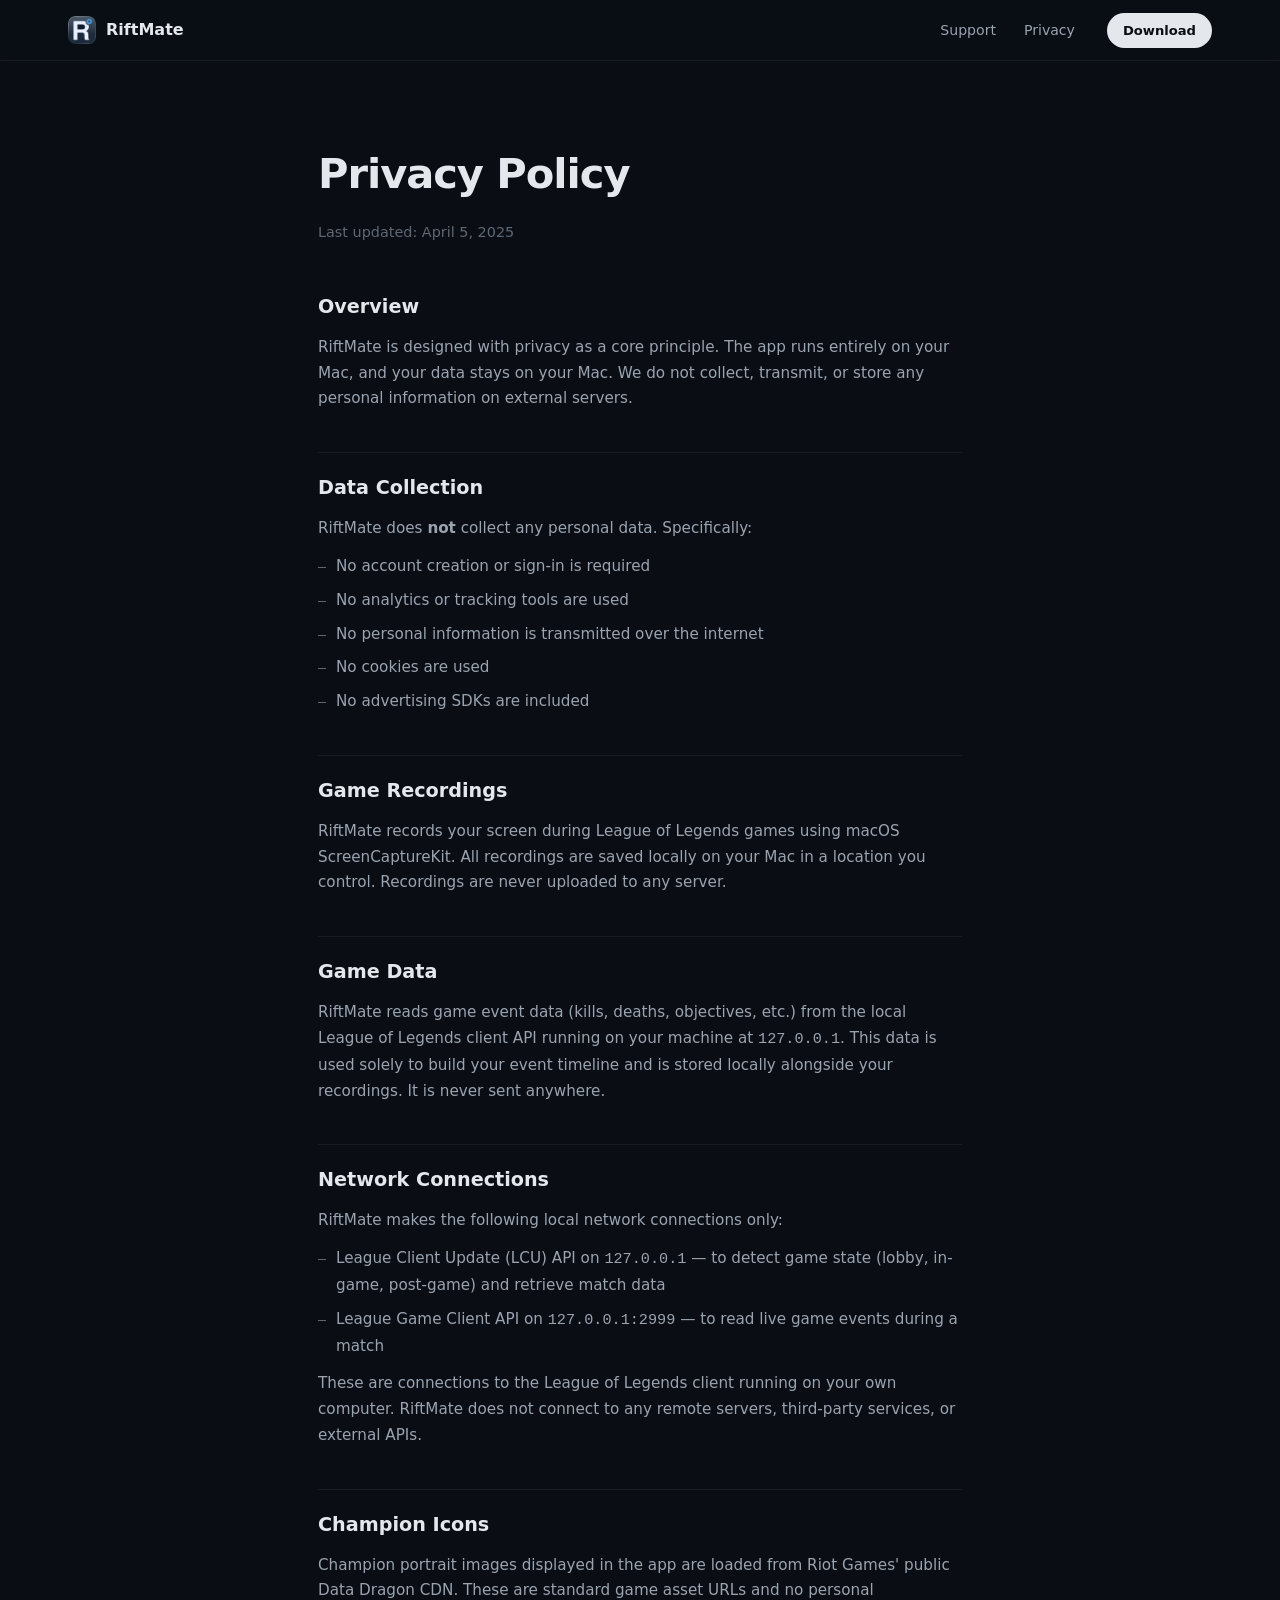
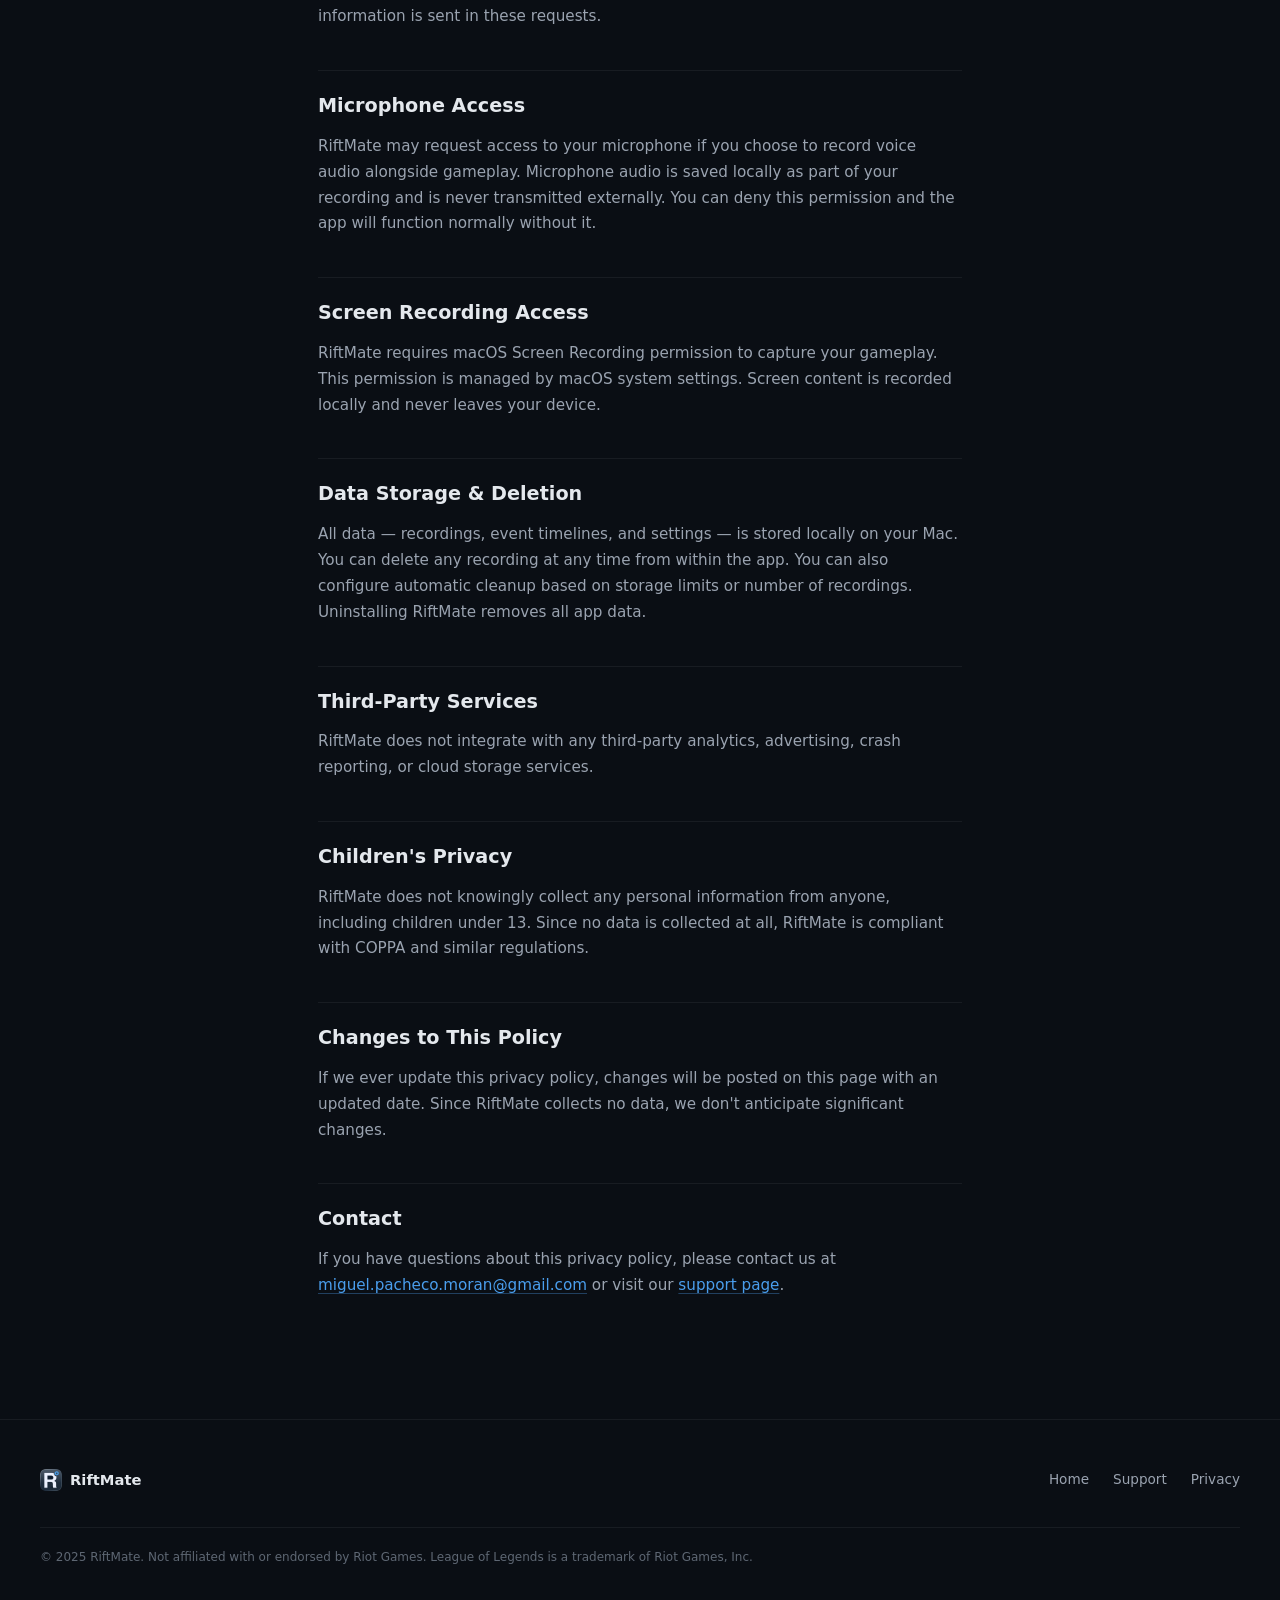
<file: privacy/index.html>
<!DOCTYPE html>
<html lang="en">
<head>
<script type="text/javascript" data-cmp-ab="1" src="https://cdn.consentmanager.net/delivery/autoblocking/810aa7ab4211e.js" data-cmp-host="a.delivery.consentmanager.net" data-cmp-cdn="cdn.consentmanager.net" data-cmp-codesrc="0"></script>  <!-- Google tag (gtag.js) -->
  <script async src="https://www.googletagmanager.com/gtag/js?id=AW-17679265287"></script>
  <script>
    window.dataLayer = window.dataLayer || [];
    function gtag(){dataLayer.push(arguments);}
    gtag('js', new Date());

    gtag('config', 'AW-17679265287');

    function gtag_report_conversion(url) {
      var navigated = false;
      var callback = function () {
        if (!navigated && typeof(url) != 'undefined') {
          navigated = true;
          window.location = url;
        }
      };

      window.setTimeout(callback, 500);
      gtag('event', 'conversion', {
          'send_to': 'AW-17679265287/NAHhCLXH4J8cEIfckO5B',
          'event_callback': callback
      });
      return false;
    }
  </script>
  <meta charset="UTF-8">
  <meta name="viewport" content="width=device-width, initial-scale=1.0">
  <title>Privacy Policy — RiftMate</title>
  <meta name="description" content="RiftMate privacy policy. Learn how RiftMate handles your data — spoiler: everything stays on your Mac.">
  <link rel="stylesheet" href="../css/style.css">
  <link rel="icon" type="image/png" href="../images/favicon.png">
</head>
<body>

<!-- Nav -->
<nav class="nav is-scrolled" id="nav">
  <div class="nav-inner">
    <a href="../" class="nav-logo" aria-label="RiftMate home">
      <img src="../images/riftmate_icon.png" class="nav-icon" alt="" width="28" height="28">
      <span>RiftMate</span>
    </a>
    <div class="nav-links">
      <a href="../support/">Support</a>
      <a href="../privacy/">Privacy</a>
    </div>
    <a href="https://apps.apple.com/app/apple-store/id6758271118?pt=127842410&ct=riftmate.lol&mt=8" class="nav-cta" onclick="return gtag_report_conversion(this.href);">Download</a>
  </div>
</nav>

<!-- Content -->
<main class="page-content">
  <h1>Privacy Policy</h1>
  <p class="subtitle">Last updated: April 5, 2025</p>

  <h2>Overview</h2>
  <p>RiftMate is designed with privacy as a core principle. The app runs entirely on your Mac, and your data stays on your Mac. We do not collect, transmit, or store any personal information on external servers.</p>

  <h2>Data Collection</h2>
  <p>RiftMate does <strong>not</strong> collect any personal data. Specifically:</p>
  <ul>
    <li>No account creation or sign-in is required</li>
    <li>No analytics or tracking tools are used</li>
    <li>No personal information is transmitted over the internet</li>
    <li>No cookies are used</li>
    <li>No advertising SDKs are included</li>
  </ul>

  <h2>Game Recordings</h2>
  <p>RiftMate records your screen during League of Legends games using macOS ScreenCaptureKit. All recordings are saved locally on your Mac in a location you control. Recordings are never uploaded to any server.</p>

  <h2>Game Data</h2>
  <p>RiftMate reads game event data (kills, deaths, objectives, etc.) from the local League of Legends client API running on your machine at <code>127.0.0.1</code>. This data is used solely to build your event timeline and is stored locally alongside your recordings. It is never sent anywhere.</p>

  <h2>Network Connections</h2>
  <p>RiftMate makes the following local network connections only:</p>
  <ul>
    <li>League Client Update (LCU) API on <code>127.0.0.1</code> — to detect game state (lobby, in-game, post-game) and retrieve match data</li>
    <li>League Game Client API on <code>127.0.0.1:2999</code> — to read live game events during a match</li>
  </ul>
  <p>These are connections to the League of Legends client running on your own computer. RiftMate does not connect to any remote servers, third-party services, or external APIs.</p>

  <h2>Champion Icons</h2>
  <p>Champion portrait images displayed in the app are loaded from Riot Games' public Data Dragon CDN. These are standard game asset URLs and no personal information is sent in these requests.</p>

  <h2>Microphone Access</h2>
  <p>RiftMate may request access to your microphone if you choose to record voice audio alongside gameplay. Microphone audio is saved locally as part of your recording and is never transmitted externally. You can deny this permission and the app will function normally without it.</p>

  <h2>Screen Recording Access</h2>
  <p>RiftMate requires macOS Screen Recording permission to capture your gameplay. This permission is managed by macOS system settings. Screen content is recorded locally and never leaves your device.</p>

  <h2>Data Storage &amp; Deletion</h2>
  <p>All data — recordings, event timelines, and settings — is stored locally on your Mac. You can delete any recording at any time from within the app. You can also configure automatic cleanup based on storage limits or number of recordings. Uninstalling RiftMate removes all app data.</p>

  <h2>Third-Party Services</h2>
  <p>RiftMate does not integrate with any third-party analytics, advertising, crash reporting, or cloud storage services.</p>

  <h2>Children's Privacy</h2>
  <p>RiftMate does not knowingly collect any personal information from anyone, including children under 13. Since no data is collected at all, RiftMate is compliant with COPPA and similar regulations.</p>

  <h2>Changes to This Policy</h2>
  <p>If we ever update this privacy policy, changes will be posted on this page with an updated date. Since RiftMate collects no data, we don't anticipate significant changes.</p>

  <h2>Contact</h2>
  <p>If you have questions about this privacy policy, please contact us at <a href="mailto:miguel.pacheco.moran@gmail.com">miguel.pacheco.moran@gmail.com</a> or visit our <a href="../support/">support page</a>.</p>
</main>

<!-- Footer -->
<footer class="footer">
  <div class="footer-inner">
    <div class="footer-brand">
      <img src="../images/riftmate_icon.png" alt="" width="22" height="22" class="footer-icon">
      <span>RiftMate</span>
    </div>
    <div class="footer-links">
      <a href="../">Home</a>
      <a href="../support/">Support</a>
      <a href="../privacy/">Privacy</a>
    </div>
    <p class="footer-fine">
      &copy; 2025 RiftMate. Not affiliated with or endorsed by Riot Games. League of Legends is a trademark of Riot Games, Inc.
    </p>
  </div>
</footer>

</body>
</html>
</file>
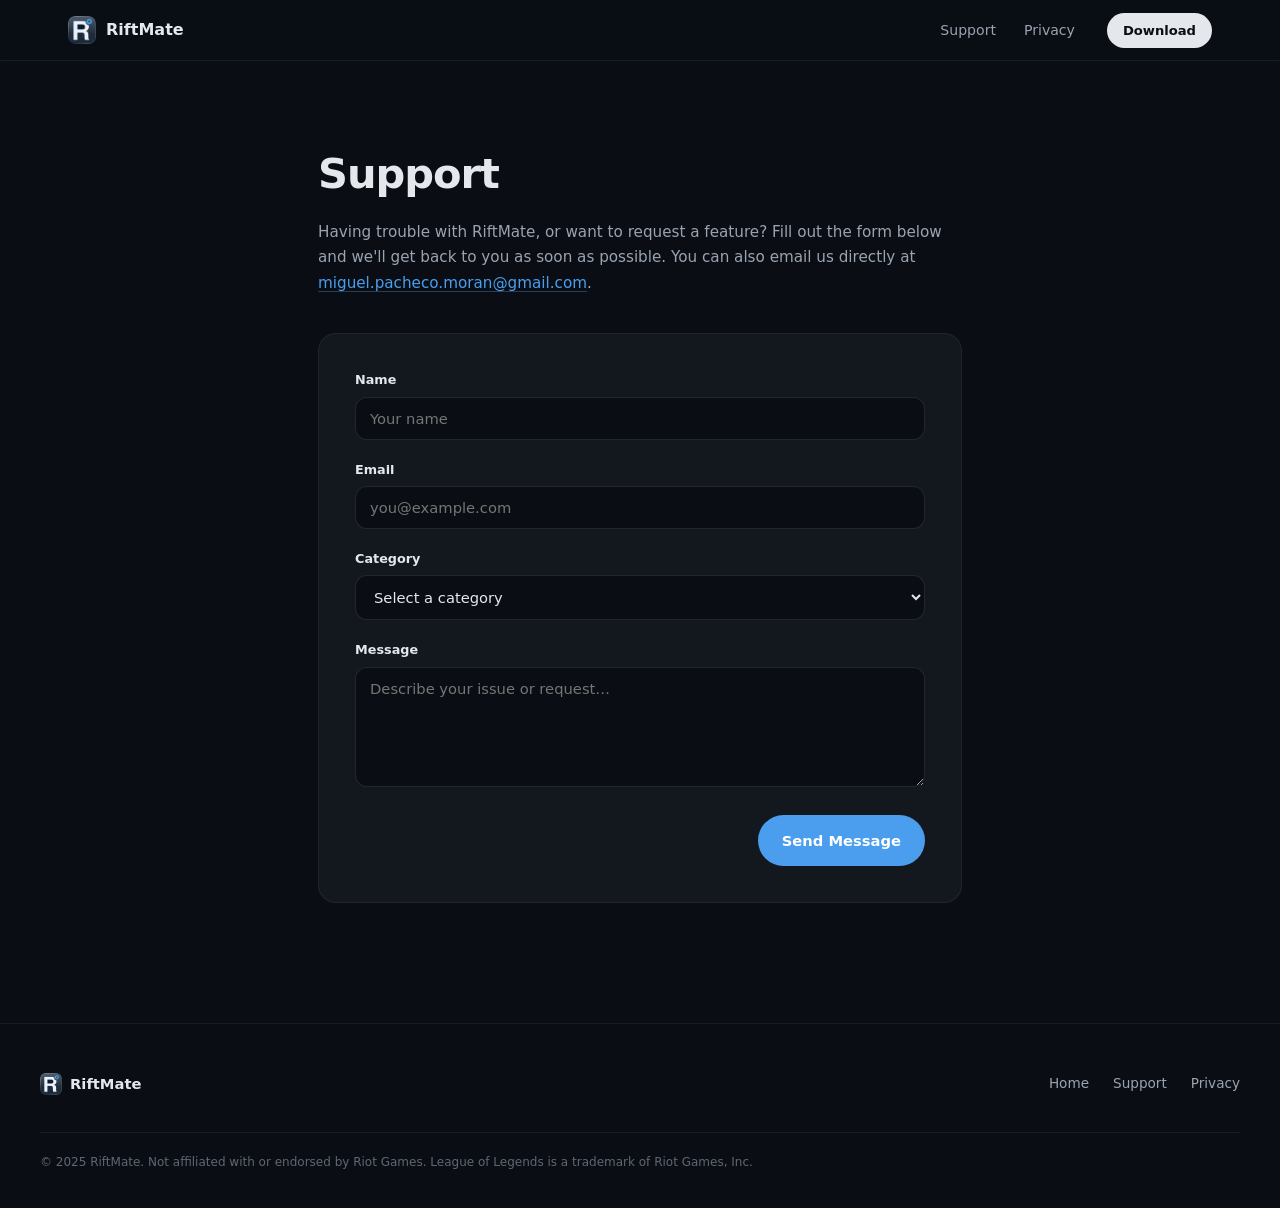
<file: support/index.html>
<!DOCTYPE html>
<html lang="en">
<head>
<script type="text/javascript" data-cmp-ab="1" src="https://cdn.consentmanager.net/delivery/autoblocking/810aa7ab4211e.js" data-cmp-host="a.delivery.consentmanager.net" data-cmp-cdn="cdn.consentmanager.net" data-cmp-codesrc="0"></script>  <!-- Google tag (gtag.js) -->
  <script async src="https://www.googletagmanager.com/gtag/js?id=AW-17679265287"></script>
  <script>
    window.dataLayer = window.dataLayer || [];
    function gtag(){dataLayer.push(arguments);}
    gtag('js', new Date());

    gtag('config', 'AW-17679265287');

    function gtag_report_conversion(url) {
      var navigated = false;
      var callback = function () {
        if (!navigated && typeof(url) != 'undefined') {
          navigated = true;
          window.location = url;
        }
      };

      window.setTimeout(callback, 500);
      gtag('event', 'conversion', {
          'send_to': 'AW-17679265287/NAHhCLXH4J8cEIfckO5B',
          'event_callback': callback
      });
      return false;
    }
  </script>
  <meta charset="UTF-8">
  <meta name="viewport" content="width=device-width, initial-scale=1.0">
  <title>Support — RiftMate</title>
  <meta name="description" content="Get help with RiftMate. Report bugs, ask questions, or request features.">
  <link rel="stylesheet" href="../css/style.css">
  <link rel="icon" type="image/png" href="../images/favicon.png">
</head>
<body>

<!-- Nav -->
<nav class="nav is-scrolled" id="nav">
  <div class="nav-inner">
    <a href="../" class="nav-logo" aria-label="RiftMate home">
      <img src="../images/riftmate_icon.png" class="nav-icon" alt="" width="28" height="28">
      <span>RiftMate</span>
    </a>
    <div class="nav-links">
      <a href="../support/">Support</a>
      <a href="../privacy/">Privacy</a>
    </div>
    <a href="https://apps.apple.com/app/apple-store/id6758271118?pt=127842410&ct=riftmate.lol&mt=8" class="nav-cta" onclick="return gtag_report_conversion(this.href);">Download</a>
  </div>
</nav>

<!-- Content -->
<main class="page-content">
  <h1>Support</h1>
  <p class="support-intro">
    Having trouble with RiftMate, or want to request a feature? Fill out the form below and we'll get back to you as soon as possible. You can also email us directly at <a href="mailto:miguel.pacheco.moran@gmail.com">miguel.pacheco.moran@gmail.com</a>.
  </p>

  <form class="support-form" action="https://formsubmit.co/miguel.pacheco.moran@gmail.com" method="POST">
    <!-- Honeypot spam protection -->
    <input type="text" name="_honey" style="display:none">
    <!-- Disable captcha page -->
    <input type="hidden" name="_captcha" value="false">
    <!-- Redirect back to support page after submission -->
    <input type="hidden" name="_next" value="https://riftmate.lol/support/thanks">
    <input type="hidden" name="_subject" value="RiftMate Support Request">

    <div class="form-group">
      <label for="name">Name</label>
      <input type="text" id="name" name="name" placeholder="Your name" required>
    </div>

    <div class="form-group">
      <label for="email">Email</label>
      <input type="email" id="email" name="email" placeholder="you@example.com" required>
    </div>

    <div class="form-group">
      <label for="category">Category</label>
      <select id="category" name="category" required>
        <option value="" disabled selected>Select a category</option>
        <option value="bug">Bug Report</option>
        <option value="feature">Feature Request</option>
        <option value="question">General Question</option>
        <option value="other">Other</option>
      </select>
    </div>

    <div class="form-group">
      <label for="message">Message</label>
      <textarea id="message" name="message" placeholder="Describe your issue or request…" required></textarea>
    </div>

    <div class="form-submit">
      <button type="submit" class="btn btn-primary">Send Message</button>
    </div>
  </form>
</main>

<!-- Footer -->
<footer class="footer">
  <div class="footer-inner">
    <div class="footer-brand">
      <img src="../images/riftmate_icon.png" alt="" width="22" height="22" class="footer-icon">
      <span>RiftMate</span>
    </div>
    <div class="footer-links">
      <a href="../">Home</a>
      <a href="../support/">Support</a>
      <a href="../privacy/">Privacy</a>
    </div>
    <p class="footer-fine">
      &copy; 2025 RiftMate. Not affiliated with or endorsed by Riot Games. League of Legends is a trademark of Riot Games, Inc.
    </p>
  </div>
</footer>

</body>
</html>
</file>
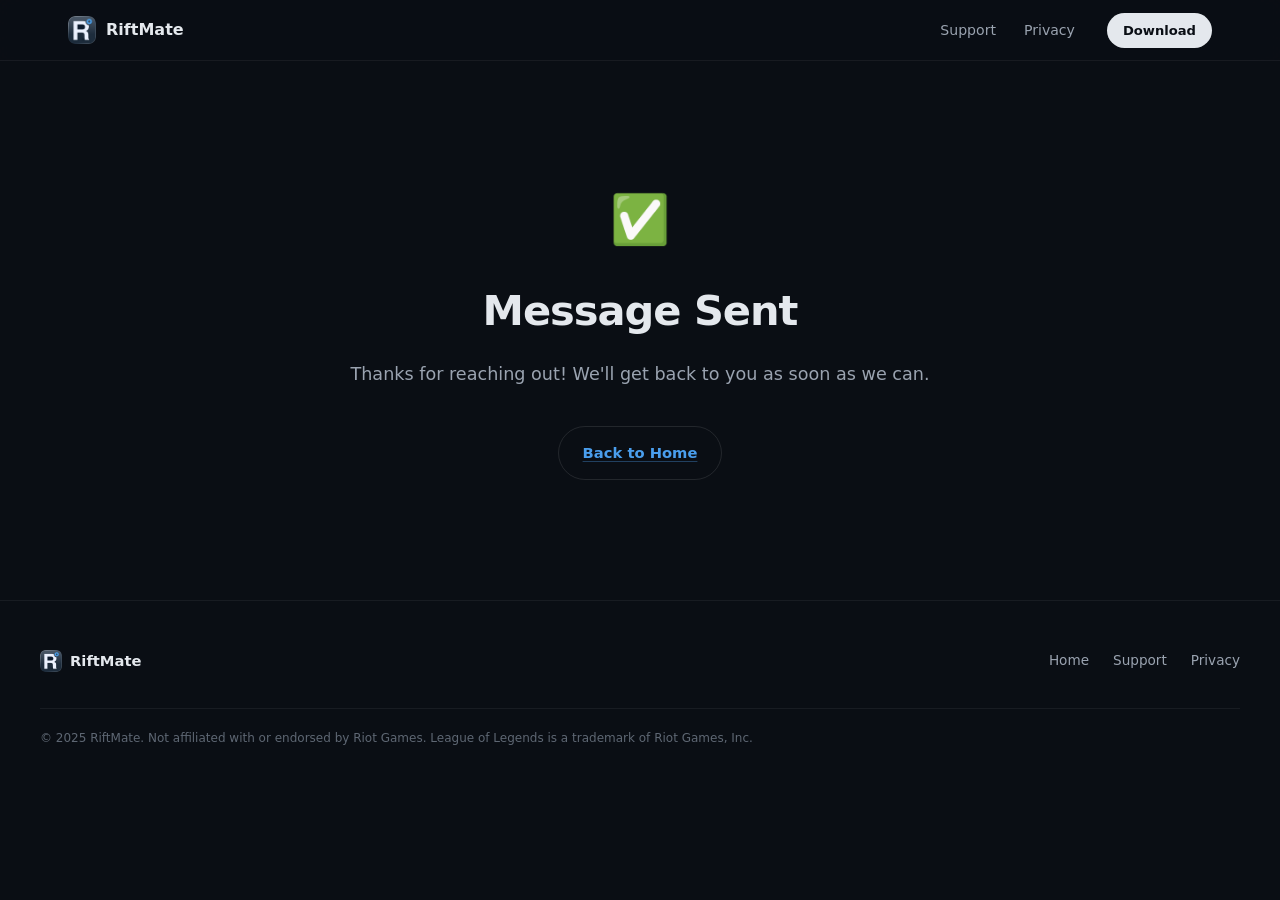
<file: support/thanks/index.html>
<!DOCTYPE html>
<html lang="en">
<head>
<script type="text/javascript" data-cmp-ab="1" src="https://cdn.consentmanager.net/delivery/autoblocking/810aa7ab4211e.js" data-cmp-host="a.delivery.consentmanager.net" data-cmp-cdn="cdn.consentmanager.net" data-cmp-codesrc="0"></script>  <!-- Google tag (gtag.js) -->
  <script async src="https://www.googletagmanager.com/gtag/js?id=AW-17679265287"></script>
  <script>
    window.dataLayer = window.dataLayer || [];
    function gtag(){dataLayer.push(arguments);}
    gtag('js', new Date());

    gtag('config', 'AW-17679265287');

    function gtag_report_conversion(url) {
      var navigated = false;
      var callback = function () {
        if (!navigated && typeof(url) != 'undefined') {
          navigated = true;
          window.location = url;
        }
      };

      window.setTimeout(callback, 500);
      gtag('event', 'conversion', {
          'send_to': 'AW-17679265287/NAHhCLXH4J8cEIfckO5B',
          'event_callback': callback
      });
      return false;
    }
  </script>
  <meta charset="UTF-8">
  <meta name="viewport" content="width=device-width, initial-scale=1.0">
  <title>Message Sent — RiftMate Support</title>
  <link rel="stylesheet" href="../../css/style.css">
  <link rel="icon" type="image/png" href="../../images/favicon.png">
</head>
<body>

<!-- Nav -->
<nav class="nav is-scrolled" id="nav">
  <div class="nav-inner">
    <a href="../../" class="nav-logo" aria-label="RiftMate home">
      <img src="../../images/riftmate_icon.png" class="nav-icon" alt="" width="28" height="28">
      <span>RiftMate</span>
    </a>
    <div class="nav-links">
      <a href="../../support/">Support</a>
      <a href="../../privacy/">Privacy</a>
    </div>
    <a href="https://apps.apple.com/app/apple-store/id6758271118?pt=127842410&ct=riftmate.lol&mt=8" class="nav-cta" onclick="return gtag_report_conversion(this.href);">Download</a>
  </div>
</nav>

<!-- Content -->
<main class="page-content" style="text-align: center; padding-top: 120px;">
  <div style="font-size: 3rem; margin-bottom: 20px;">✅</div>
  <h1>Message Sent</h1>
  <p style="color: var(--text-2); margin-top: 16px; font-size: 1.1rem;">Thanks for reaching out! We'll get back to you as soon as we can.</p>
  <div style="margin-top: 36px;">
    <a href="../../" class="btn btn-ghost">Back to Home</a>
  </div>
</main>

<!-- Footer -->
<footer class="footer">
  <div class="footer-inner">
    <div class="footer-brand">
      <img src="../../images/riftmate_icon.png" alt="" width="22" height="22" class="footer-icon">
      <span>RiftMate</span>
    </div>
    <div class="footer-links">
      <a href="../../">Home</a>
      <a href="../../support/">Support</a>
      <a href="../../privacy/">Privacy</a>
    </div>
    <p class="footer-fine">
      &copy; 2025 RiftMate. Not affiliated with or endorsed by Riot Games. League of Legends is a trademark of Riot Games, Inc.
    </p>
  </div>
</footer>

</body>
</html>
</file>
<file: css/style.css>
/* ═══════════════════════════════════════════════════════════════
   RiftMate
   ═══════════════════════════════════════════════════════════════ */

*, *::before, *::after { margin: 0; padding: 0; box-sizing: border-box; }

:root {
  --bg:       #0a0e14;
  --bg-2:     #0f1319;
  --surface:  #13181f;
  --surface-2:#181e27;
  --border:   rgba(255,255,255,.06);
  --border-2: rgba(255,255,255,.1);

  --text:      #e4e8ed;
  --text-2:    #9aa3b0;
  --text-3:    #5e6773;

  --accent:    #4a9eed;
  --accent-bg: rgba(74,158,237,.1);

  --radius:    12px;
  --radius-lg: 18px;
  --max-w:     1200px;

  --font:      -apple-system, BlinkMacSystemFont, 'SF Pro Text', 'Inter', system-ui, sans-serif;
  --font-head: -apple-system, BlinkMacSystemFont, 'SF Pro Display', 'Inter', system-ui, sans-serif;
  --font-mono: 'SF Mono', ui-monospace, Menlo, monospace;

  --ease:     cubic-bezier(.25,.46,.45,.94);
  --ease-out: cubic-bezier(.16,1,.3,1);
}

html { scroll-behavior: smooth; overflow-x: hidden; }

body {
  font-family: var(--font);
  background: var(--bg);
  color: var(--text);
  line-height: 1.6;
  -webkit-font-smoothing: antialiased;
  overflow-x: hidden;
}

a { color: inherit; text-decoration: none; }
img, svg { display: block; max-width: 100%; }
button { font: inherit; }

::selection { background: var(--accent); color: #fff; }

/* ── Reveal ───────────────────────────────────── */
.reveal {
  opacity: 0;
  transform: translateY(32px);
  transition: opacity .8s var(--ease-out), transform .8s var(--ease-out);
}
.reveal.is-in { opacity: 1; transform: none; }

@media (prefers-reduced-motion: reduce) {
  .reveal { opacity: 1; transform: none; transition: none; }
  html { scroll-behavior: auto; }
}

/* ═══════════════════════════════════════════════════════════════
   NAV
   ═══════════════════════════════════════════════════════════════ */
.nav {
  position: sticky; top: 0; z-index: 100;
  border-bottom: 1px solid transparent;
  transition: background .35s var(--ease), border-color .35s var(--ease);
}
.nav.is-scrolled {
  background: rgba(10,14,20,.8);
  backdrop-filter: blur(16px) saturate(1.3);
  -webkit-backdrop-filter: blur(16px) saturate(1.3);
  border-bottom-color: var(--border);
}
.nav-inner {
  max-width: var(--max-w);
  margin: 0 auto;
  padding: 0 28px;
  height: 60px;
  display: flex; align-items: center; gap: 32px;
}
.nav-logo {
  display: flex; align-items: center; gap: 10px;
  font-family: var(--font-head);
  font-weight: 700; font-size: 1rem;
}
.nav-icon {
  width: 28px; height: 28px;
  border-radius: 7px;
}
.nav-links {
  display: flex; gap: 28px;
  margin-left: auto;
}
.nav-links a {
  color: var(--text-2); font-size: .88rem; font-weight: 500;
  transition: color .2s;
}
.nav-links a:hover { color: var(--text); }
.nav-cta {
  display: inline-flex; align-items: center; gap: 6px;
  padding: 7px 16px;
  border-radius: 999px;
  font-size: .82rem; font-weight: 600;
  background: var(--text); color: var(--bg);
  transition: opacity .2s;
}
.nav-cta:hover { opacity: .88; }

/* ═══════════════════════════════════════════════════════════════
   BUTTONS
   ═══════════════════════════════════════════════════════════════ */
.btn {
  display: inline-flex; align-items: center; gap: 8px;
  padding: 14px 24px; border-radius: 999px;
  font-weight: 600; font-size: .92rem;
  cursor: pointer; border: none;
  transition: transform .2s var(--ease), box-shadow .2s var(--ease), background .2s var(--ease);
}
.btn-primary {
  background: var(--accent); color: #fff;
}
.btn-primary:hover {
  transform: translateY(-1px);
  box-shadow: 0 8px 24px rgba(74,158,237,.3);
}
.btn-ghost {
  background: transparent; color: var(--text-2);
  border: 1px solid var(--border-2);
}
.btn-ghost:hover { background: rgba(255,255,255,.04); color: var(--text); }
.btn-lg { padding: 16px 30px; font-size: .95rem; }

/* ═══════════════════════════════════════════════════════════════
   HERO
   ═══════════════════════════════════════════════════════════════ */
.hero {
  position: relative;
  padding: 80px 28px 0;
  text-align: center;
  overflow: hidden;
}
.hero-bg {
  position: absolute; inset: 0; z-index: -1;
  pointer-events: none;
}
.hero-glow {
  position: absolute;
  top: -300px; left: 50%; transform: translateX(-50%);
  width: 900px; height: 600px;
  background: radial-gradient(ellipse, rgba(74,158,237,.1) 0%, transparent 70%);
  filter: blur(40px);
}

.hero-inner {
  max-width: 880px;
  margin: 0 auto;
  position: relative;
}
.hero-title {
  font-family: var(--font-head);
  font-size: clamp(2.4rem, 5.5vw, 4.2rem);
  font-weight: 700;
  letter-spacing: -.03em;
  line-height: 1.08;
  color: var(--text);
}
.hero-sub {
  margin: 20px auto 0;
  max-width: 540px;
  color: var(--text-2);
  font-size: clamp(.98rem, 1.3vw, 1.12rem);
  line-height: 1.65;
}
.hero-cta {
  margin-top: 36px;
  display: flex; gap: 12px; justify-content: center; flex-wrap: wrap;
}

/* Spacer — reserves space in the hero where the floating device visually sits */
.hero-device-space {
  max-width: 1600px;
  margin: 60px auto 0;
  aspect-ratio: 1.54; /* match MacBook frame image ratio */
}

/* ═══════════════════════════════════════════════════════════════
   FLOW (3-step hook)
   ═══════════════════════════════════════════════════════════════ */
.flow {
  padding: 24px 0 0;
}
.flow-inner {
  max-width: 640px;
  margin: 0 auto;
  display: flex;
  align-items: center;
  justify-content: center;
  gap: 20px;
}
.flow-step {
  flex: 1;
  text-align: center;
  max-width: 180px;
}
.flow-icon {
  width: 52px; height: 52px;
  margin: 0 auto 12px;
  display: flex; align-items: center; justify-content: center;
  border-radius: 14px;
  background: var(--surface);
  border: 1px solid var(--border-2);
}
.flow-icon img {
  width: 44px; height: 44px;
  border-radius: 10px;
}
.flow-icon--lol,
.flow-icon--review {
  font-size: 1.4rem;
  color: var(--accent);
}
.flow-arrow {
  display: flex; align-items: center;
  color: var(--text-3);
  flex-shrink: 0;
}
.flow-step h3 {
  font-family: var(--font-head);
  font-size: 1rem;
  font-weight: 700;
}

/* ═══════════════════════════════════════════════════════════════
   FLOATING DEVICE
   ═══════════════════════════════════════════════════════════════ */
.device {
  pointer-events: none;
  z-index: 50;
  will-change: transform, width, top, left, opacity;
}
.device.is-floating {
  position: fixed;
}
.device-shots { position: relative; }
.device-shot {
  width: 100%;
  display: block;
  opacity: 0;
  transition: opacity .6s var(--ease-out);
}
.device-shot:not(:first-child) {
  position: absolute;
  inset: 0;
  height: 100%;
  object-fit: contain;
}
.device-shot.is-active { opacity: 1; }

/* Carousel controls (mobile only) */
.device-nav {
  display: none;              /* hidden on desktop */
  align-items: center;
  justify-content: center;
  gap: 16px;
  padding: 14px 0 4px;
  pointer-events: auto;
}
.device-btn {
  background: var(--surface-2);
  border: 1px solid var(--border-2);
  border-radius: 50%;
  width: 36px;
  height: 36px;
  display: flex;
  align-items: center;
  justify-content: center;
  color: var(--text-2);
  cursor: pointer;
  transition: background .2s, color .2s;
}
.device-btn:hover { background: var(--accent-bg); color: var(--accent); }
.device-dots {
  display: flex;
  gap: 8px;
}
.device-dot {
  width: 8px;
  height: 8px;
  border-radius: 50%;
  background: var(--text-3);
  border: none;
  padding: 0;
  cursor: pointer;
  transition: background .25s, transform .25s;
}
.device-dot.is-active {
  background: var(--accent);
  transform: scale(1.25);
}

/* ═══════════════════════════════════════════════════════════════
   STORY (sticky scroll)
   ═══════════════════════════════════════════════════════════════ */
.story {
  max-width: 1600px;
  margin: 0 auto;
  padding: 40px 40px 60px;
}
.story-track {
  display: grid;
  grid-template-columns: 3fr 1.4fr;
  gap: 60px;
  align-items: flex-start;
}
/* Empty column — the floating device sits over this area */
.story-anchor {
  aspect-ratio: 1.54;
}

.story-text {
  display: flex; flex-direction: column;
}
.story-step {
  min-height: 80vh;
  display: flex; flex-direction: column;
  justify-content: center;
  padding: 40px 0;
  opacity: .25;
  transition: opacity .4s var(--ease);
}
.story-step.is-active { opacity: 1; }

.step-num {
  font-family: var(--font-mono);
  font-size: .72rem;
  letter-spacing: .14em;
  color: var(--accent);
  margin-bottom: 16px;
}
.story-step h2 {
  font-family: var(--font-head);
  font-size: clamp(1.7rem, 2.8vw, 2.4rem);
  font-weight: 700;
  letter-spacing: -.02em;
  line-height: 1.15;
}
.story-step p {
  margin-top: 14px;
  color: var(--text-2);
  font-size: .98rem;
  max-width: 420px;
  line-height: 1.65;
}
.step-list {
  margin-top: 20px;
  list-style: none;
  display: flex; flex-direction: column; gap: 8px;
}
.step-list li {
  position: relative;
  padding-left: 18px;
  color: var(--text-2);
  font-size: .9rem;
}
.step-list li::before {
  content: '';
  position: absolute; left: 0; top: 10px;
  width: 8px; height: 1px;
  background: var(--text-3);
}

/* ═══════════════════════════════════════════════════════════════
   FEATURES — 2-col grid
   ═══════════════════════════════════════════════════════════════ */
.section-head {
  max-width: 620px;
  margin: 0 auto 52px;
  text-align: center;
}
.section-head h2 {
  font-family: var(--font-head);
  font-size: clamp(1.8rem, 3.5vw, 2.6rem);
  font-weight: 700;
  letter-spacing: -.025em;
  line-height: 1.12;
}
.section-sub {
  margin-top: 14px;
  color: var(--text-2);
  font-size: 1rem;
}

.features {
  max-width: var(--max-w);
  margin: 0 auto;
  padding: 100px 28px;
}
.features-grid {
  display: grid;
  grid-template-columns: repeat(2, 1fr);
  gap: 1px;
  background: var(--border);
  border: 1px solid var(--border);
  border-radius: var(--radius-lg);
  overflow: hidden;
}
.feature-card {
  background: var(--bg);
  padding: 36px 32px;
}
.feature-label {
  display: inline-block;
  font-size: .7rem; font-weight: 600;
  letter-spacing: .08em; text-transform: uppercase;
  color: var(--accent);
  margin-bottom: 16px;
}
.feature-card h3 {
  font-family: var(--font-head);
  font-size: 1.08rem;
  font-weight: 600;
  line-height: 1.35;
  margin-bottom: 8px;
}
.feature-card p {
  color: var(--text-2);
  font-size: .9rem;
  line-height: 1.6;
}

/* ═══════════════════════════════════════════════════════════════
   CTA
   ═══════════════════════════════════════════════════════════════ */
.cta {
  padding: 120px 28px;
  text-align: center;
  border-top: 1px solid var(--border);
}
.cta-icon {
  margin: 0 auto 28px;
  border-radius: 18px;
}
.cta-inner h2 {
  font-family: var(--font-head);
  font-size: clamp(2rem, 4.5vw, 3.2rem);
  font-weight: 700;
  letter-spacing: -.025em;
  line-height: 1.1;
}
.cta-inner > p {
  margin: 16px auto 32px;
  color: var(--text-2);
  font-size: 1.05rem;
}
.cta-fine {
  margin-top: 20px;
  color: var(--text-3);
  font-size: .8rem;
}

/* ═══════════════════════════════════════════════════════════════
   FOOTER
   ═══════════════════════════════════════════════════════════════ */
.footer {
  border-top: 1px solid var(--border);
  padding: 48px 28px 36px;
}
.footer-inner {
  max-width: var(--max-w);
  margin: 0 auto;
  display: flex; align-items: center; gap: 28px;
  flex-wrap: wrap;
}
.footer-brand {
  display: flex; align-items: center; gap: 8px;
  font-weight: 700; font-size: .92rem;
}
.footer-icon {
  border-radius: 5px;
}
.footer-links {
  display: flex; gap: 24px;
  margin-left: auto;
}
.footer-links a {
  color: var(--text-2);
  font-size: .85rem;
  transition: color .15s;
}
.footer-links a:hover { color: var(--text); }
.footer-fine {
  flex-basis: 100%;
  color: var(--text-3);
  font-size: .75rem;
  padding-top: 20px;
  margin-top: 8px;
  border-top: 1px solid var(--border);
}

/* ═══════════════════════════════════════════════════════════════
   SUB-PAGES (Privacy / Support)
   ═══════════════════════════════════════════════════════════════ */
.page-content {
  max-width: 700px;
  margin: 0 auto;
  padding: 80px 28px 120px;
}
.page-content h1 {
  font-family: var(--font-head);
  font-size: clamp(2rem, 3.5vw, 2.6rem);
  font-weight: 700;
  letter-spacing: -.025em;
  margin-bottom: 12px;
}
.page-content .subtitle {
  color: var(--text-3);
  font-size: .9rem;
  margin-bottom: 48px;
}
.page-content h2 {
  font-size: 1.2rem; font-weight: 700;
  margin: 40px 0 12px;
  padding-top: 20px;
  border-top: 1px solid var(--border);
}
.page-content h2:first-of-type { border-top: none; padding-top: 0; }
.page-content p, .page-content li {
  color: var(--text-2);
  font-size: .95rem;
  line-height: 1.7;
}
.page-content ul { list-style: none; padding-left: 0; margin: 12px 0; }
.page-content li {
  position: relative;
  padding-left: 18px;
  margin-bottom: 8px;
}
.page-content li::before {
  content: '';
  position: absolute; left: 0; top: 13px;
  width: 8px; height: 1px;
  background: var(--text-3);
}
.page-content a {
  color: var(--accent);
  text-decoration: underline;
  text-underline-offset: 3px;
  text-decoration-color: rgba(74,158,237,.35);
}
.page-content a:hover { text-decoration-color: var(--accent); }

.support-intro {
  color: var(--text-2);
  font-size: 1rem;
  margin-bottom: 36px;
  line-height: 1.7;
}
.support-form {
  background: var(--surface);
  border: 1px solid var(--border);
  border-radius: var(--radius-lg);
  padding: 36px;
}
.form-group { margin-bottom: 20px; }
.form-group label {
  display: block;
  font-size: .8rem; font-weight: 600;
  margin-bottom: 6px;
}
.form-group input,
.form-group textarea,
.form-group select {
  width: 100%;
  padding: 12px 14px;
  background: var(--bg);
  border: 1px solid var(--border-2);
  border-radius: var(--radius);
  color: var(--text);
  font-family: var(--font);
  font-size: .92rem;
  outline: none;
  transition: border-color .2s;
}
.form-group input:focus,
.form-group textarea:focus,
.form-group select:focus {
  border-color: var(--accent);
}
.form-group textarea { resize: vertical; min-height: 120px; }
.form-submit { display: flex; justify-content: flex-end; }

/* ═══════════════════════════════════════════════════════════════
   RESPONSIVE
   ═══════════════════════════════════════════════════════════════ */
@media (max-width: 1024px) {
  /* Device moves into hero via JS — show inline */
  .hero-device-space { display: none; }
  .device {
    position: relative !important;
    top: auto !important;
    left: auto !important;
    width: auto !important;
    max-width: 700px;
    margin: 40px auto 0;
    opacity: 1 !important;
    visibility: visible !important;
    pointer-events: auto;
  }
  .device-nav { display: flex; }
  /* Story: single column, all steps visible */
  .story { padding: 60px 28px 40px; }
  .story-track {
    grid-template-columns: 1fr;
    gap: 40px;
  }
  .story-anchor { display: none; }
  .story-step {
    min-height: auto;
    padding: 28px 0;
    opacity: 1;
  }
  /* Flow inside step: keep horizontal but smaller */
  .flow-inner { gap: 14px; }
  .flow-icon { width: 44px; height: 44px; }
  .flow-icon img { width: 36px; height: 36px; }
  .flow-step h3 { font-size: .88rem; }
}

@media (max-width: 768px) {
  .nav-links { display: none; }
  .features-grid { grid-template-columns: 1fr; }
  /* Flow inside step: go vertical on narrow screens */
  .flow-inner {
    flex-direction: column;
    align-items: center;
    gap: 10px;
  }
  .flow-arrow { transform: rotate(90deg); }
  .flow-step { max-width: 280px; }
  /* Story track gap */
  .story-track { gap: 28px; }
  .story-step + .story-step {
    padding-top: 28px;
    border-top: 1px solid var(--border);
  }
  /* Smaller CTA */
  .cta { padding: 80px 28px; }
}

@media (max-width: 640px) {
  .nav-inner { padding: 0 16px; gap: 12px; }
  .hero { padding: 48px 16px 0; }
  .hero-title { font-size: clamp(1.8rem, 7vw, 2.6rem); }
  .hero-sub { font-size: .95rem; }
  .hero-cta { gap: 10px; }
  .btn { padding: 12px 20px; font-size: .88rem; }
  .btn-lg { padding: 14px 24px; font-size: .9rem; }
  .device { max-width: 100%; margin: 32px auto 0; }
  .story { padding: 40px 16px 20px; }
  .story-step h2 { font-size: 1.4rem; }
  .story-step p { font-size: .92rem; }
  .features { padding: 60px 16px; }
  .feature-card { padding: 28px 20px; }
  .cta { padding: 60px 16px; }
  .page-content { padding: 48px 16px 60px; }
  .support-form { padding: 20px; }
  .footer { padding: 36px 16px 28px; }
  .footer-inner { flex-direction: column; text-align: center; gap: 16px; }
  .footer-links { margin-left: 0; }
  .footer-fine { text-align: center; }
}
</file>
